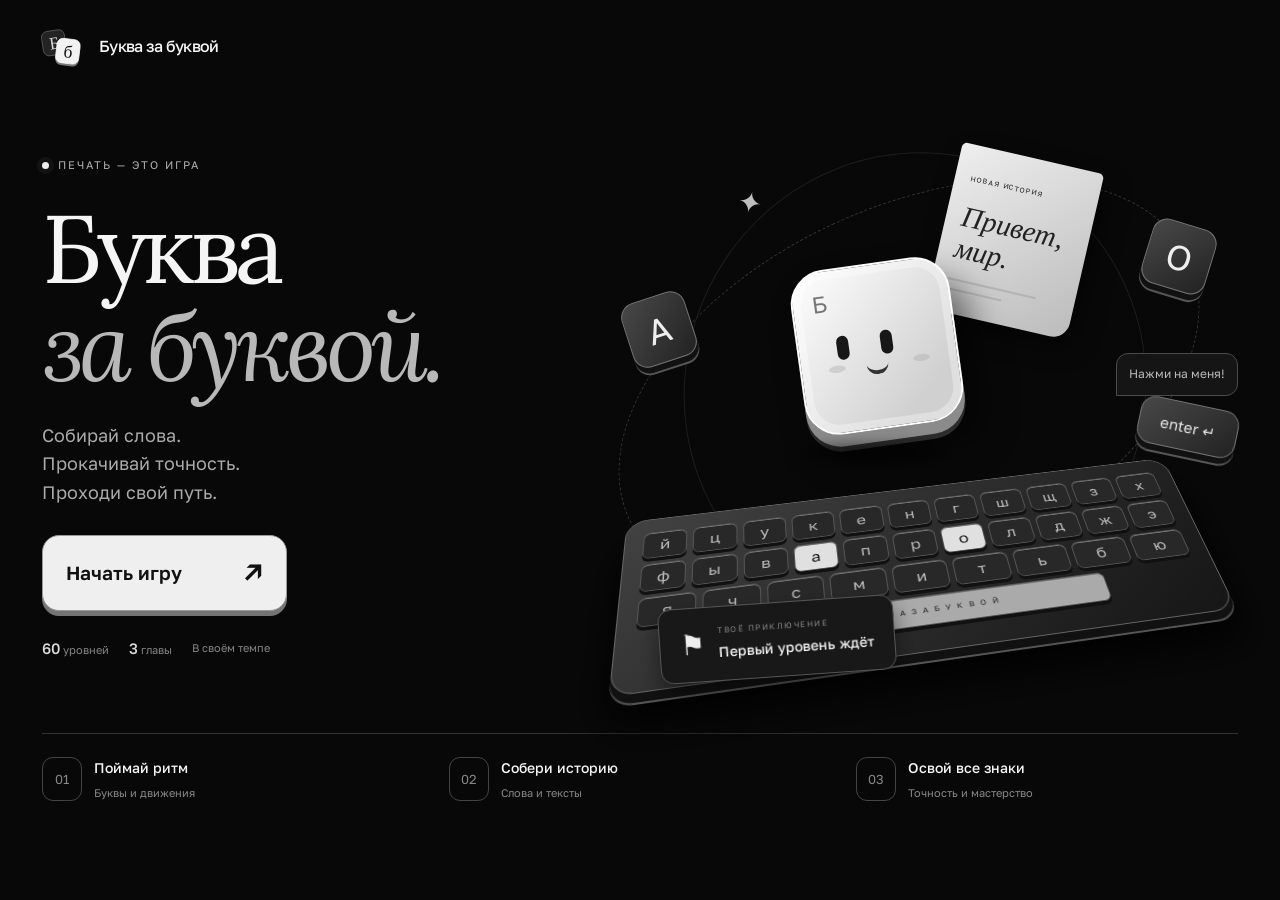
<file: index.html>
<!doctype html><html lang="ru"><head><meta charset="utf-8"><meta name="viewport" content="width=device-width,initial-scale=1"><title>Буква за буквой — тренажёр слепой печати на русском</title><meta name="description" content="Буква за буквой — бесплатный тренажёр слепой печати на русском языке. 60 заданий, крупные буквы, подсказки для пальцев, секундомер и статистика результатов."><link rel="canonical" href="https://ludonam.github.io/1Game2/"><link rel="stylesheet" href="style.css?v=9"><meta name="google-site-verification" content="vf21cOIBv75RmZdq2XQK0XrYcTpfyXjGR3hVkFxrdPk" /></head><body>
<header><a class="brand" href="#" aria-label="Буква за буквой — на главный экран"><span class="brand-mark" aria-hidden="true"><span class="brand-key">Б</span><span class="brand-key">б</span></span> <span>Буква за буквой<small>Учимся печатать легко</small></span></a><nav><button data-page="levels">Уровни</button><button data-page="stats">Мои результаты</button><button id="account">Войти</button></nav></header>
<main id="main"><h1>Буква за буквой — тренажёр слепой печати</h1><p>Учись печатать на русской клавиатуре в своём темпе. Бесплатный тренажёр предлагает 60 заданий: упражнения на буквы, простые тексты и тексты со знаками препинания. Крупные буквы, бегущая строка и подсказки для пальцев помогают заниматься с комфортом.</p><p>После занятия можно посмотреть время, точность, скорость печати и ошибки. Без входа результаты сохраняются в этом браузере.</p><noscript><p>Для запуска упражнений включи JavaScript в настройках браузера.</p></noscript></main><footer>Каждая буква — маленький шаг вперёд. Занимайся в своём темпе.</footer>
<dialog id="auth"><form id="authform"><h2 id="authtitle">Вход в аккаунт</h2><p id="authnote"></p><label>Логин<input name="login" autocomplete="username" required minlength="3" maxlength="32" pattern="[A-Za-z0-9_]+" title="Латинские буквы, цифры и знак подчёркивания"></label><label id="emailwrap" hidden>Почта<input name="email" type="email" autocomplete="email"></label><label>Пароль<input name="password" type="password" autocomplete="current-password" minlength="8" required></label><p id="authstatus" role="status"></p><button class="primary" type="submit">Продолжить</button><button type="button" id="switchauth">Создать аккаунт</button><button type="button" id="forgot">Забыли пароль?</button><button type="button" id="closeauth">Закрыть</button></form></dialog>
<script src="config.js?v=9"></script><script src="lessons.js?v=9"></script><script src="app.js?v=9"></script></body></html>
</file>
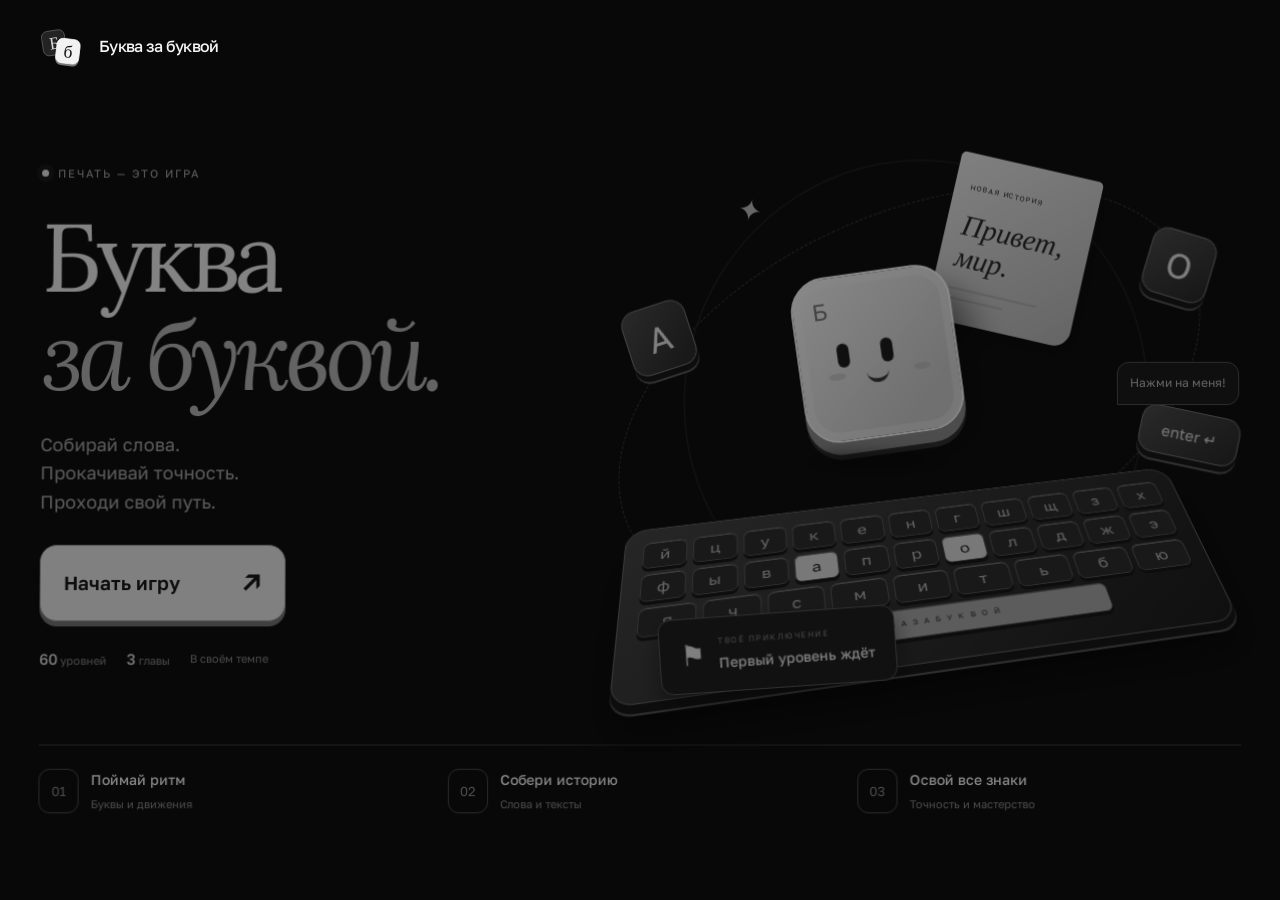
<file: game-variant.html>
<!doctype html><html lang="ru"><meta charset="utf-8"><title>Буква за буквой</title><meta http-equiv="refresh" content="0;url=./index.html"><p>Все возможности теперь на <a href="./index.html">главной странице</a>.</p></html>
</file>
<file: style.css>
@import url('https://fonts.googleapis.com/css2?family=Golos+Text:wght@400;500;600;700&family=Lora:ital,wght@0,400;1,400&display=swap');
:root{color-scheme:dark;--bg:#2c2c2c;--paper:#333333;--ink:#f1f1f1;--green:#d3d3d3;--muted:#c8c8c8;--line:#5f5f5f;--soft:#404040;--red:#ffb9b3;--gold:#d6d6d6;--font:'Golos Text','Trebuchet MS',sans-serif}*{box-sizing:border-box}body{margin:0;background:radial-gradient(ellipse at 78% 5%,#32323266,transparent 45%),var(--bg);color:var(--ink);font:18px/1.6 var(--font);-webkit-font-smoothing:antialiased}button,input,select{font:inherit}button{border:1px solid var(--line);border-radius:10px;padding:12px 20px;background:transparent;color:var(--ink);cursor:pointer;transition:background .2s,border-color .2s,transform .2s}button:hover{background:var(--soft);border-color:#9b9b9b}button:active{transform:translateY(1px)}button:focus-visible,a:focus-visible,input:focus-visible,select:focus-visible{outline:3px solid var(--gold);outline-offset:4px}button:disabled{opacity:.5;cursor:default}.primary{background:var(--green);color:#262626;border-color:var(--green);font-weight:600}.primary:hover{background:#e4e4e4;border-color:#e4e4e4}.text-button{border:0;padding-left:0;color:var(--muted)}header{max-width:1250px;margin:auto;padding:26px 38px;display:flex;align-items:center;justify-content:space-between;gap:20px;border-bottom:1px solid var(--line)}.brand{display:flex;gap:13px;align-items:center;color:var(--ink);text-decoration:none;font-size:23px;font-weight:500;letter-spacing:-.7px}.brand-mark{border:1px solid #808080;border-radius:12px;width:43px;height:43px;display:grid;place-content:center;font:27px 'Lora',Georgia,serif;color:var(--green);background:#3e3e3e}.brand small{display:block;font-size:11px;font-weight:400;letter-spacing:1.4px;color:var(--muted)}nav{display:flex;gap:9px;align-items:center}nav button{font-size:15px;border-color:transparent;padding:9px 14px;color:var(--muted)}nav button.selected{background:#474747;color:var(--green)}nav #account{border-color:var(--line);margin-left:12px}main{max-width:1180px;padding:0 32px;margin:45px auto;min-height:65vh}.eyebrow{font-size:11px;font-weight:500;letter-spacing:2.5px;color:var(--green);display:flex;align-items:center;gap:9px}.status-dot{width:6px;height:6px;border-radius:50%;background:var(--green);box-shadow:0 0 0 5px #d3d3d30c}h1{font:400 clamp(38px,4.8vw,62px)/1.23 'Lora',Georgia,serif;letter-spacing:-1.8px;margin:20px 0}h1 em{color:var(--green);font-weight:400}h2{font:400 27px/1.3 'Lora',Georgia,serif;letter-spacing:-.5px}h3{font-size:21px;font-weight:500;line-height:1.3}p{max-width:780px}.muted{color:var(--muted)}.hero{display:grid;grid-template-columns:1fr 340px;gap:30px;align-items:center;padding:14px 0 45px}.hero p{font-size:17px;line-height:1.8;margin-bottom:27px}.hero-actions{display:flex;align-items:center;gap:20px;flex-wrap:wrap}.hero-actions .primary{font-size:16px;padding:15px 23px}.hero-actions .primary span{margin-left:25px}.hero-note{font-size:12px;color:var(--muted)}.ornament{position:relative;height:300px;isolation:isolate}.orbit{position:absolute;inset:30px 25px;border:1px solid #5a5a5a55;border-radius:50%;transform:rotate(-35deg)}.o2{inset:63px -10px;transform:rotate(40deg)}.floating-key{position:absolute;display:grid;place-content:center;width:93px;height:100px;border-radius:20px;border:1px solid #727272;background:linear-gradient(150deg,#4e4e4e,#2b2b2b);box-shadow:0 8px 0 #151515,0 22px 40px #00000022,inset 0 1px #cfcfcf33;font:italic 49px 'Lora',Georgia,serif;color:#e7e7e7;transform:rotate(-14deg)}.fk1{top:42px;left:52px}.fk2{top:99px;left:173px;transform:rotate(12deg);background:linear-gradient(150deg,#515151,#2f2f2f);border-color:#727272;color:#e1e1e1}.fk3{top:168px;left:80px;width:73px;height:79px;font-size:38px;transform:rotate(-3deg);color:#c8c8c8;background:linear-gradient(150deg,#454545,#2b2b2b);border-color:#6b6b6b}.ornament-caption{position:absolute;right:0;bottom:0;font-size:11px;letter-spacing:.5px;color:var(--muted);text-align:right}.section-heading{display:flex;align-items:center;justify-content:space-between;gap:15px;margin:13px 0 20px}.section-heading h2{margin:0}.section-heading>span{font-size:13px;color:var(--muted)}.tabs{display:flex;gap:10px}.tabs button{display:flex;align-items:center;gap:12px;flex:1;justify-content:flex-start;text-align:left;font-size:15px;padding:17px 18px}.tab-number{font-size:12px;letter-spacing:1px;opacity:.6}.tabs small{margin-left:auto;font-size:11px;color:inherit;opacity:.65}.tabs .active{background:#484848;border-color:#9e9e9e;color:#ebebeb}.group-description{font-size:14px;color:var(--muted);margin:18px 0 24px}.grid{display:grid;grid-template-columns:repeat(3,minmax(0,1fr));gap:14px}.card{background:var(--paper);border:1px solid var(--line);border-radius:15px;padding:23px}.lesson-card{display:flex;flex-direction:column;align-items:stretch;text-align:left;min-height:193px;transition:transform .25s,background .25s,border-color .25s;animation:card-enter .45s both;animation-delay:calc(var(--order)*25ms)}.lesson-card:hover{background:#414141;border-color:#a4a4a4;transform:translateY(-4px)}.card-top{display:flex;align-items:center;justify-content:space-between}.number{font-size:12px;letter-spacing:2px;color:var(--muted)}.lesson-arrow{color:var(--green);font-size:20px}.lesson-card h3{margin:19px 0 9px}.lesson-detail{font-size:13px;color:var(--muted)}.lesson-bottom{margin-top:auto;padding-top:23px;display:flex;justify-content:space-between;font-size:11px;color:var(--muted);gap:10px}.lesson-bottom span{color:var(--green)}.completed{border-color:#858585}.completed .number{color:var(--green)}.storage-note{font-size:12px;color:var(--muted);margin-top:25px}.train-top{display:flex;justify-content:space-between;align-items:center;gap:15px;color:var(--muted);font-size:13px}.train-heading{display:flex;align-items:center;justify-content:space-between;gap:20px;margin:12px 0}.train-heading h1{font-size:38px;letter-spacing:-1px;margin:15px 0}.lesson-focus{font-size:15px;color:var(--green);letter-spacing:2px}.metrics{display:grid;grid-template-columns:repeat(4,minmax(0,1fr));gap:10px;margin:20px 0 28px}.metric{padding:13px 20px;border-left:1px solid var(--line)}.metric:first-child{border-left:0;padding-left:0}.metric strong{display:block;font-size:29px;line-height:1.2;font-weight:500;font-variant-numeric:tabular-nums}.metric span{font-size:12px;color:var(--muted)}.typing-card{background:var(--paper);border:1px solid var(--line);border-radius:18px;padding:22px 0 16px;overflow:hidden}.typing-meta{display:flex;justify-content:space-between;padding:0 25px;font-size:10px;color:var(--muted);letter-spacing:1.5px}.passage{font:500 48px/1.6 var(--font);position:relative;height:174px;overflow:hidden;cursor:text;outline-offset:-5px!important;white-space:nowrap;letter-spacing:1px;font-variant-ligatures:none}.track{position:absolute;left:26%;top:38px;display:flex;align-items:center;width:max-content;transition:transform .18s cubic-bezier(.22,.7,.25,1);will-change:transform}.glyph{display:inline-block;position:relative;white-space:pre;min-width:.38em;color:#ececec;transition:color .15s,background .15s}.glyph.done{color:#9f9f9f}.glyph.current{color:#f9f9f9;background:#d3d3d315;border-radius:5px}.caret-line{position:absolute;left:26%;top:38px;height:1.6em;width:2px;background:var(--green);z-index:2;box-shadow:0 0 13px #d3d3d340}.passage:after{content:'';position:absolute;inset:0;pointer-events:none;background:linear-gradient(90deg,var(--paper),transparent 12%,transparent 85%,var(--paper))}.wrong .current{color:#ffc1b6;background:#b1554530}.wrong .caret-line{background:var(--red)}.paused{position:absolute;inset:0;display:grid;place-content:center;font-size:26px;white-space:normal;z-index:4;background:var(--paper);color:var(--muted)}.is-paused .track,.is-paused .caret-line{visibility:hidden}progress{display:block;width:calc(100% - 50px);margin:0 25px;height:3px;border:0;background:#585858;accent-color:var(--green);border-radius:2px}progress::-webkit-progress-bar{background:#585858;border-radius:2px}progress::-webkit-progress-value{background:var(--green);border-radius:2px;transition:width .2s}progress::-moz-progress-bar{background:var(--green)}.input-note{font-size:13px;min-height:23px;margin:16px 25px 0;color:var(--muted)}.toolbar{display:flex;align-items:center;gap:10px;flex-wrap:wrap;margin:20px 0 26px}.toolbar button{font-size:14px}.font-control{margin:0 0 0 auto;display:flex;align-items:center;gap:8px;font-size:13px;color:var(--muted)}select{background:var(--paper);border:1px solid var(--line);border-radius:8px;padding:9px;color:var(--ink);font-size:13px}.keyboard{max-width:790px;margin:22px auto}.keyrow{display:flex;justify-content:center;gap:6px;margin:6px}.key{display:grid;place-content:center;width:48px;height:46px;background:#3a3a3a;border:1px solid #6f6f6f;border-bottom:3px solid #242424;border-radius:8px;font-size:19px;color:#dddddd;transition:background .1s,color .1s,transform .1s}.key.lit{background:var(--green);color:#262626;border-color:#b0b0b0;transform:translateY(2px)}.key.space{width:300px;font-size:12px}.key.shift{width:80px;font-size:12px}.finger{color:var(--green);text-align:center;font-size:14px;min-height:26px}.hands{display:flex;justify-content:center;gap:35px;margin:13px 0 0}.hand{display:flex;gap:5px;align-items:flex-end}.digit{border-radius:14px 14px 6px 6px;font-size:10px;padding:7px;min-width:36px;text-align:center;color:#c7c7c7;background:#464646;transition:background .15s}.digit.on{background:#c3c3c3;color:#262626}.hint{color:var(--muted);font-size:13px;min-height:20px}.notice{padding:16px 20px;border-left:3px solid var(--gold);background:#d6d6d60c;color:var(--gold);font-size:14px}.result{text-align:center;padding:24px 0}.result>.eyebrow{justify-content:center}.result h1{color:var(--green)}.result p{margin:20px auto;color:var(--muted)}.result .metrics{max-width:800px;margin:35px auto}.result button{margin:6px}.chart{width:100%;height:200px}.chart text{fill:var(--muted);font:12px var(--font)}.tablewrap{overflow:auto}table{width:100%;border-collapse:collapse;font-size:15px}td,th{padding:14px;text-align:left;border-bottom:1px solid var(--line)}th{color:var(--muted);font-weight:400}main>.card{margin-bottom:20px}dialog{max-width:470px;width:94%;background:var(--paper);color:var(--ink);border:1px solid #939393;border-radius:19px;padding:30px}dialog::backdrop{background:#1b1b1baa;backdrop-filter:blur(6px)}label{display:block;margin:14px 0;font-size:15px}input{display:block;width:100%;padding:12px;background:var(--bg);border:1px solid var(--line);border-radius:8px;color:var(--ink)}form button{margin:5px;font-size:14px}#authstatus{color:var(--gold);font-size:14px}#authnote{font-size:14px;color:var(--muted)}footer{max-width:1180px;margin:60px auto 0;padding:25px 32px 35px;border-top:1px solid var(--line);color:#bebebe;font-size:12px;text-align:center;letter-spacing:.5px}.page-enter{animation:page-enter .4s cubic-bezier(.2,.7,.3,1) both}@keyframes page-enter{from{opacity:0;transform:translateY(10px)}to{opacity:1;transform:translateY(0)}}@keyframes card-enter{from{opacity:0;transform:translateY(8px)}to{opacity:1;transform:translateY(0)}}[hidden]{display:none!important}@media(max-width:850px){header{padding:22px;flex-wrap:wrap}.brand{font-size:21px}main{padding:0 22px;margin-top:30px}.hero{grid-template-columns:1fr 230px;gap:10px}.ornament{transform:scale(.8);transform-origin:right center}.tabs button{font-size:13px;padding:13px 12px;gap:7px}.tabs small{display:none}.grid{grid-template-columns:repeat(2,minmax(0,1fr))}.section-heading h2{font-size:23px}.lesson-card{min-height:180px}.key{width:42px;height:42px}.train-top>span:last-child{display:none}}@media(max-width:580px){header{padding:18px 16px;gap:15px}nav{width:100%;justify-content:space-between}nav button{font-size:13px;padding:8px 10px}nav #account{margin-left:0}.hero{grid-template-columns:1fr;padding:8px 0 30px}.ornament{display:none}h1{font-size:38px;letter-spacing:-1px}.hero p{font-size:15px}.hero-note{font-size:11px}.section-heading h2{font-size:21px;max-width:200px}.section-heading>span{font-size:11px;white-space:nowrap}.tabs{gap:6px}.tabs button{flex-direction:column;align-items:flex-start;gap:2px;font-size:12px;padding:11px 10px}.grid{gap:10px}.lesson-card{padding:16px;min-height:185px}.lesson-card h3{font-size:18px}.lesson-detail{font-size:12px}.lesson-bottom{font-size:10px;flex-wrap:wrap}.metrics{gap:0}.metric{padding:10px}.metric strong{font-size:23px}.metric span{font-size:10px}.train-heading{display:block}.train-heading h1{font-size:30px}.lesson-focus{font-size:12px}.passage{height:160px}.track,.caret-line{left:23%;top:35px}.keyrow{gap:3px;margin:4px 0}.key{flex:1;width:auto;min-width:0;font-size:15px;height:37px;border-radius:5px}.key.shift{flex:1}.key.space{flex:4}.hands{gap:18px}.digit{padding:6px 4px;min-width:29px;font-size:9px}.font-control{margin-left:0;width:100%}.toolbar button{font-size:13px}main{padding:0 16px}.hero-actions{gap:13px}.result h1{font-size:37px}}@media(prefers-reduced-motion:reduce){*,*:before,*:after{animation:none!important;transition:none!important;scroll-behavior:auto!important}}

/* Compact composition and large, explicit actions for comfortable everyday use. */
body{background:var(--bg);font-size:17px}header{max-width:1120px;padding:19px 32px}.brand{font-size:22px}.brand small{font-size:12px;letter-spacing:.4px}.brand-mark{width:39px;height:39px;font-size:25px}nav button{font-size:17px;min-height:48px;padding:10px 16px}nav button.selected{border:1px solid #8c8c8c}main{max-width:1040px;margin:28px auto;min-height:0}.hero{display:block;padding:0 0 23px}.hero h1{font:400 35px/1.3 'Lora',Georgia,serif;letter-spacing:-.7px;margin:8px 0}.hero h1 em{font-style:normal;color:var(--ink)}.hero p{font-size:17px;margin:10px 0 19px}.hero-actions{gap:18px}.hero-actions .primary{font-size:20px;min-height:58px;padding:13px 27px}.hero-note{font-size:14px}.section-heading{margin:9px 0 17px}.section-heading h2{font:500 22px var(--font);letter-spacing:0}.section-heading>span{font-size:14px}.tabs{gap:10px}.tabs button{font-size:18px;min-height:57px;padding:13px 18px;gap:10px}.tabs small{font-size:13px}.group-description{font-size:15px;line-height:1.5;margin:15px 0 19px}.grid{grid-template-columns:repeat(2,minmax(0,1fr));gap:11px}.lesson-card{display:flex;flex-direction:row;align-items:center;gap:15px;min-height:91px;padding:17px 19px;animation-delay:0ms}.lesson-card:hover{transform:none;background:#414141}.level-badge{flex:none;display:grid;place-content:center;width:39px;height:39px;border:1px solid #7c7c7c;border-radius:10px;font-size:17px;color:var(--green)}.lesson-copy{display:flex;flex:1;flex-direction:column;gap:3px}.lesson-name{font-size:19px;font-weight:500;line-height:1.3}.lesson-detail{font-size:14px;line-height:1.4}.lesson-arrow{font-size:23px}.storage-note{font-size:13px;margin:21px 0 0}.train-top{padding:0;color:var(--muted);font-size:14px}.train-top .eyebrow{font-size:12px;letter-spacing:1px}.train-heading{margin:6px 0 0}.train-heading h1{font:500 29px/1.3 var(--font);letter-spacing:-.6px;margin:13px 0}.lesson-focus{font-size:15px}.metrics{margin:13px 0 20px}.metric{padding:8px 20px}.metric strong{font-size:25px}.metric span{font-size:14px}.typing-card{padding-top:17px;border-color:#7c7c7c}.typing-meta{font-size:12px;letter-spacing:.8px}.passage{height:150px}.track,.caret-line{top:28px}.input-note{font-size:15px;margin-top:14px}.toolbar{gap:12px;margin:18px 0 18px}.toolbar button{min-height:58px;padding:13px 23px;font-size:19px;font-weight:500}.toolbar #pause{min-width:175px;background:#d6d6d6;color:#2c2c2c;border-color:#d6d6d6}.toolbar #pause:hover{background:#e5e5e5}.control-secondary{background:#494949;border-color:#939393;color:#f9f9f9}.control-secondary:hover{background:#595959}.font-control{width:100%;margin:2px 0 0;justify-content:flex-end;font-size:14px}.font-control select{font-size:15px;padding:8px 12px}.keyboard{margin:16px auto 12px;max-width:740px}.keyrow{gap:6px;margin:5px}.key{height:40px;width:43px;font-size:19px}.key.space{width:275px;font-size:14px}.key.shift{font-size:13px}.finger{font-size:16px;min-height:25px}.hands{margin-top:10px;gap:26px}.digit{font-size:12px;padding:6px 8px;min-width:41px}.paused{font-size:24px;text-align:center;gap:8px;padding:16px}.paused strong{font-weight:500}.paused span{font-size:16px}.hint{font-size:14px;min-height:0}.result{padding:12px 0}.result h1{font-size:40px}.result button{font-size:19px;min-height:56px;padding:13px 25px}.result .primary{background:#d6d6d6;color:#2c2c2c;border-color:#d6d6d6}.result .metrics{margin:25px auto}footer{max-width:1040px;margin:31px auto 0;padding-top:18px;font-size:13px;letter-spacing:0}.page-enter{animation-duration:.25s}.lesson-card{animation-duration:.22s}
@media(max-width:850px){header{padding:18px 22px}.train-top{flex-wrap:wrap;gap:7px}.train-top>span:last-child{display:none}.tabs button{font-size:17px}.tabs small{display:block}.toolbar button{padding:13px 20px}.font-control{justify-content:flex-start}.lesson-card{padding:15px;gap:11px}}
@media(max-width:580px){header{padding:17px 16px;gap:12px}.brand{font-size:22px}nav{justify-content:flex-start;gap:10px}nav button{font-size:17px;padding:10px 17px}main{margin-top:21px}.hero h1{font-size:29px;line-height:1.3}.hero p{font-size:16px}.hero-actions .primary{width:100%;font-size:20px}.hero-actions{gap:9px}.hero-note{font-size:14px}.section-heading h2{font-size:20px;max-width:none}.section-heading>span{font-size:12px}.tabs{gap:6px}.tabs button{font-size:15px;flex-direction:column;align-items:center;justify-content:center;padding:11px 5px;line-height:1.3}.tabs small{margin:3px 0 0;font-size:12px}.grid{grid-template-columns:1fr;gap:9px}.lesson-card{min-height:78px;padding:13px 16px}.lesson-name{font-size:19px}.lesson-detail{font-size:14px}.lesson-copy{gap:2px}.level-badge{width:36px;height:36px}.train-heading h1{font-size:26px;margin-bottom:8px}.lesson-focus{font-size:13px}.metric{padding:7px 10px}.metric strong{font-size:23px}.metric span{font-size:12px}.typing-meta{font-size:11px;padding:0 16px}.input-note{font-size:14px;margin-left:16px;margin-right:16px}.toolbar{display:grid;grid-template-columns:1fr 1fr;gap:10px}.toolbar #pause{grid-column:1/-1;min-width:0}.toolbar button{min-height:57px;font-size:17px;padding:12px 10px}.font-control{grid-column:1/-1}.keyrow{gap:3px;margin:4px 0}.key{height:35px;font-size:16px;min-width:0}.key.space{width:auto}.key.shift{font-size:11px}.hands{gap:15px}.digit{font-size:10px;min-width:29px;padding:5px}.finger{font-size:14px}.paused span{font-size:14px}.result h1{font-size:32px}.result button{width:100%;margin:5px 0}.storage-note{font-size:12px}footer{font-size:12px}}

/* Black theme: quiet surfaces, clear controls, no floating text caret. */
:root{--bg:#080808;--paper:#141414;--ink:#f5f5f5;--green:#eeeeee;--muted:#bdbdbd;--line:#383838;--soft:#242424;--gold:#ffffff}
.brand-mark{position:relative;display:block;flex:none;width:54px;height:48px;border:0;border-radius:0;background:none;overflow:visible}.brand-key{position:absolute;display:grid;place-items:center;width:34px;height:36px;border-radius:9px;font:500 25px/1 Georgia,serif;letter-spacing:-1px}.brand-key:first-child{left:0;top:0;background:#232323;color:#d6d6d6;border:1px solid #666;transform:rotate(-9deg)}.brand-key:last-child{right:0;bottom:0;background:#f2f2f2;color:#111;border:1px solid #fff;box-shadow:0 3px 0 #777;transform:rotate(7deg)}
.primary,.toolbar #pause,.result .primary{background:#f0f0f0;color:#111;border-color:#f0f0f0}.primary:hover,.toolbar #pause:hover,.result .primary:hover{background:#fff;border-color:#fff}.control-secondary{background:#252525;color:#f5f5f5;border-color:#666}.control-secondary:hover{background:#333}.tabs .active,nav button.selected{background:#292929;color:#fff;border-color:#888}.lesson-card:hover{background:#202020}.typing-card{border-color:#494949}.key{background:#222;color:#eee;border-color:#555;border-bottom-color:#080808}.key.lit,.digit.on{background:#eee;color:#111;border-color:#fff}.digit{background:#2c2c2c;color:#ccc}.glyph{color:#f0f0f0}.glyph.done{color:#777}.glyph.current{color:#fff;background:transparent;border-radius:0;box-shadow:inset 0 -3px #eee}.wrong .current{color:#ffb9b3;background:#b1554530;box-shadow:inset 0 -3px #ffb9b3}.passage{cursor:default;caret-color:transparent}progress,progress::-webkit-progress-bar{background:#363636}

/* A quiet, sculptural entry. Only transforms and opacity are animated. */
header{border-bottom-color:#242424}.brand small{display:none}.brand{font-size:20px}.brand-mark{transform:scale(.85);transform-origin:left center;margin-right:-5px}nav button{border-radius:999px}main.home-view{max-width:1160px;margin:0 auto}.welcome{display:grid;grid-template-columns:1fr 1fr;align-items:center;gap:20px;min-height:570px;padding:38px 0 64px}.welcome h1{font:400 clamp(52px,6.6vw,86px)/1.07 'Lora',Georgia,serif;letter-spacing:-3px;margin:0 0 42px}.welcome h1 em{font-weight:400;color:#b9b9b9}.welcome-start{min-width:210px;min-height:62px;display:inline-flex;align-items:center;justify-content:space-between;gap:46px;padding:16px 25px;border-radius:16px;font-size:22px}.welcome-start span{font-size:27px}.welcome-art{position:relative;height:450px;perspective:1100px;isolation:isolate}.art-stage{position:absolute;inset:0;transform-style:preserve-3d;transform:rotateX(8deg) rotateY(-16deg) rotateZ(-7deg);animation:sculpture-arrive 1.15s cubic-bezier(.2,.7,.2,1) both}.art-board{position:absolute;left:4%;right:3%;top:47%;height:190px;border:1px solid #666;border-radius:24px;background:linear-gradient(145deg,#565656,#202020 80%);transform:rotateX(38deg);box-shadow:0 9px 0 #151515,0 11px 0 #404040,0 34px 38px #0009;padding:18px}.art-keys{display:flex;flex-direction:column;gap:8px}.art-row{display:flex;gap:8px;justify-content:center}.art-key{display:grid;place-items:center;flex:1;height:35px;border-radius:7px;background:linear-gradient(#3b3b3b,#292929);box-shadow:0 4px 0 #101010,inset 0 1px #777;border:1px solid #4e4e4e;font-size:20px;color:#eee}.art-space{width:57%;height:24px;border-radius:7px;background:#c8c8c8;box-shadow:0 4px 0 #555,inset 0 1px #fff}.art-paper{position:absolute;left:23%;top:3%;width:56%;height:250px;padding:26px;border-radius:4px 4px 20px 20px;background:linear-gradient(120deg,#faf9f6,#c9c7c1);color:#242424;transform:translateZ(-30px) rotateZ(9deg);box-shadow:8px 18px 38px #0006}.paper-caption{font-size:11px;letter-spacing:1px}.paper-letter{display:block;font:italic 100px/1.4 'Lora',Georgia,serif;letter-spacing:-10px}.paper-rule{display:block;width:100%;height:1px;background:#999;margin:12px 0}.paper-rule.short{width:63%}.loose-key{position:absolute;display:grid;place-items:center;width:76px;height:78px;border-radius:18px;color:#171717;background:linear-gradient(130deg,#fff,#b9b9b9);border:1px solid #eee;box-shadow:0 7px 0 #606060,0 21px 28px #0008;font:italic 43px 'Lora',Georgia,serif;transform:translateZ(40px) rotate(-14deg)}.loose-a{left:0;top:16%;animation:key-arrive .95s .12s both}.loose-o{right:-1%;top:9%;width:58px;height:60px;font-size:35px;transform:translateZ(20px) rotate(18deg);animation:key-arrive .95s .2s both}.art-orbit{position:absolute;left:0;right:0;top:21%;height:210px;border:1px solid #303030;border-radius:50%;transform:translateZ(-90px) rotate(-22deg);z-index:-1}.home-header nav{visibility:hidden;pointer-events:none}.home-footer{display:none}.page-enter{transform-origin:50% 12%;animation:screen-arrive .55s cubic-bezier(.2,.7,.2,1) both}.hero{padding-bottom:30px}.hero h1{font-size:36px}.tabs{padding:5px;background:#141414;border:1px solid #333;border-radius:18px}.tabs button{border-color:transparent;border-radius:12px}.tabs .active{background:#efefef;color:#141414;border-color:#efefef}.lesson-card{border-radius:16px;background:#111;border-color:#393939;padding:18px 20px;transition:background .18s,border-color .18s}.lesson-card:hover{background:#1b1b1b;border-color:#777}.level-badge{background:#222;border-color:#555;color:#eee}.lesson-name{font-weight:400}.lesson-arrow{color:#bbb}.completed .level-badge{background:#e1e1e1;color:#111}.typing-card{border-radius:22px;background:#141414}.toolbar button{border-radius:14px}.metric span{color:#bdbdbd}.storage-note{color:#bdbdbd}.welcome-art *{pointer-events:none}
@keyframes screen-arrive{from{opacity:0;transform:perspective(1200px) translateY(18px) rotateX(3deg)}to{opacity:1;transform:none}}@keyframes sculpture-arrive{from{opacity:0;transform:rotateX(18deg) rotateY(-30deg) rotateZ(-10deg) translateY(25px)}to{opacity:1;transform:rotateX(8deg) rotateY(-16deg) rotateZ(-7deg)}}@keyframes key-arrive{from{opacity:0;translate:0 -25px}to{opacity:1;translate:0 0}}
@media(max-width:850px){.welcome{min-height:510px;gap:0}.welcome h1{font-size:60px}.welcome-art{height:370px}.art-board{height:168px;padding:14px}.art-key{height:29px;font-size:16px}.art-row{gap:5px}.art-paper{height:220px;padding:20px}.paper-letter{font-size:82px}.loose-key{width:58px;height:60px;font-size:34px}.loose-o{width:48px;height:50px;font-size:29px}.home-header{flex-wrap:nowrap}.home-header nav{display:none}}
@media(max-width:580px){.welcome{grid-template-columns:1fr;padding:24px 0 35px;text-align:center;gap:0}.welcome-copy{display:contents}.welcome h1{font-size:53px;letter-spacing:-2px;margin:0;grid-row:1}.welcome-art{height:310px;max-width:355px;width:100%;margin:8px auto 16px;grid-row:2}.welcome-start{grid-row:3;justify-self:center;width:85%;max-width:320px}.art-paper{height:195px}.paper-letter{font-size:70px}.art-board{height:157px}.art-key{height:26px}.art-space{height:20px}.hero h1{font-size:29px}.tabs button{font-size:15px}.home-header{padding-top:18px}.art-stage{animation-duration:.7s}}
@media(prefers-reduced-motion:reduce){.art-stage,.loose-key,.page-enter{animation:none!important}.track{transition:none!important}}

/* Editorial cover and a deliberate exit-to-entry transition. */
.home-header{border-bottom:0}.home-header .brand>span:last-child{display:none}.home-header .brand-mark{transform:scale(1);margin:0}.home-view{overflow:hidden}.welcome{position:relative;min-height:610px;padding-bottom:95px}.welcome h1{font-size:clamp(56px,7.5vw,96px);letter-spacing:-4px}.welcome-start{width:76px;height:76px;min-width:76px;min-height:76px;border-radius:50%;padding:0;justify-content:center;border:1px solid #999;background:#efefef;transition:transform .25s,background .25s}.welcome-start:hover{transform:translateX(5px);background:#fff}.welcome-start:disabled{opacity:1}.entry-arrow{position:relative;width:27px;height:2px;background:#111}.entry-arrow:after{content:'';position:absolute;right:0;top:-6px;width:12px;height:12px;border-top:2px solid #111;border-right:2px solid #111;transform:rotate(45deg)}.paper-letter{padding-top:15px}.levels-reveal{animation:levels-unfold .7s cubic-bezier(.16,1,.3,1) both}.levels-reveal .lesson-card{animation:level-unfold .6s cubic-bezier(.16,1,.3,1) both;animation-delay:calc(90ms + var(--order)*28ms)}
@keyframes levels-unfold{from{opacity:0;transform:perspective(1400px) translateY(35px) rotateX(5deg) scale(.98)}to{opacity:1;transform:none}}@keyframes level-unfold{from{opacity:0;transform:translateY(18px)}to{opacity:1;transform:none}}
@media(max-width:580px){.welcome{min-height:0;padding:20px 0 40px}.welcome h1{font-size:58px;letter-spacing:-2px}.welcome-start{width:72px;height:72px;min-width:72px;min-height:72px}.welcome-copy{display:block}.welcome{display:flex;flex-direction:column}.welcome-copy{display:contents}.welcome h1{order:0}.welcome-art{order:1}.welcome-start{order:2}.home-header{padding-bottom:0}}
@media(prefers-reduced-motion:reduce){.levels-reveal,.levels-reveal .lesson-card{animation:none!important}.welcome-start:hover{transform:none}}
@media(prefers-reduced-motion:reduce){.levels-reveal{animation:quiet-reveal .35s ease-out both!important}.levels-reveal .lesson-card{animation:none!important}}@keyframes quiet-reveal{from{opacity:0}to{opacity:1}}


/* Learning progress: restrained monochrome cards and readable feedback. */
.lesson-card{min-height:158px;align-items:flex-start}.lesson-copy{min-width:0;gap:7px}.lesson-goal{font-size:12px;color:var(--muted)}.lesson-record{display:flex;flex-wrap:wrap;gap:5px 15px;padding-top:10px;border-top:1px solid var(--line);font-size:12px;color:var(--muted)}.lesson-record b{color:var(--ink);font-weight:500}.lesson-card .lesson-arrow{margin-top:8px}.result-review{text-align:left;outline:none}.result-review>.eyebrow{justify-content:flex-start}.result-review>p{margin-left:0}.result-review .metrics{max-width:none;margin:25px 0}.result-review h1{font-size:clamp(30px,4vw,46px)}.review-grid{display:grid;grid-template-columns:1fr 1fr;gap:16px;margin:26px 0}.review-card{background:var(--paper);border:1px solid var(--line);border-radius:16px;padding:25px}.review-label{font-size:11px;letter-spacing:1.8px;color:var(--muted)}.review-card h2{font-size:25px;margin:14px 0}.review-card p{font-size:15px;line-height:1.7;margin:15px 0}.review-card .hint{font-size:12px}.weak-keys{display:flex;gap:10px;flex-wrap:wrap}.weak-keys>div{display:flex;flex-direction:column;gap:6px}.weak-keys strong{font-size:27px;font-weight:500;border-bottom:2px solid #bbb;padding:4px 12px;width:max-content}.weak-keys span{font-size:11px;color:var(--muted)}.review-card button{font-size:14px;min-height:44px;padding:10px 14px;margin:5px 0}.result-actions{display:flex;gap:10px;flex-wrap:wrap}.result-actions button{margin:0;font-size:16px}kbd{display:inline-block;margin-left:12px;font:12px var(--font);opacity:.7}.result-review .result-actions .primary{display:flex;align-items:center;justify-content:space-between}@media(max-width:650px){.review-grid{grid-template-columns:1fr}.review-card{padding:20px}.lesson-card{min-height:145px}.result-actions{display:grid;grid-template-columns:1fr 1fr}.result-actions .primary{grid-column:1/-1}.result-actions button{font-size:14px}}

.transfer-panel{border:1px solid #444;border-radius:18px;padding:22px 25px;margin-bottom:32px;background:#161616}.transfer-panel h2{font-size:23px;margin:0 0 8px}.transfer-panel p{font-size:14px;color:var(--muted);margin:8px 0}.transfer-actions{display:flex;gap:10px;flex-wrap:wrap;margin-top:18px}.transfer-actions button,#import-preview button{font-size:15px;min-height:44px}#import-preview{border-top:1px solid #444;margin-top:18px;padding-top:15px}#import-preview button{margin:8px 8px 0 0}#transfer-status:empty{display:none}

/* Playful monochrome world, scoped to the alternate welcome screen. */
main.home-view{max-width:1280px;overflow:hidden;padding:0 42px 30px}.home-header{max-width:1280px;padding:22px 42px}.home-header .brand>span:last-child{display:block;font-size:16px}.home-header .brand-mark{transform:scale(.7);margin-right:-10px}.arcade-welcome{grid-template-columns:.9fr 1.1fr;min-height:640px;padding:25px 0 35px;gap:0}.arcade-tag{font-size:11px;letter-spacing:2px;color:#b0b0b0;display:flex;align-items:center;gap:9px;margin-bottom:25px}.arcade-tag>span{width:7px;height:7px;background:#eee;border-radius:50%;box-shadow:0 0 0 5px #ffffff0b}.arcade-welcome h1{font-size:clamp(60px,7.5vw,100px);letter-spacing:-5px;line-height:1.02;margin-bottom:26px}.arcade-welcome h1 em{font-style:italic;color:#b8b8b8}.arcade-intro{font-size:18px;line-height:1.6;color:#aaa;margin:0 0 28px}.arcade-welcome .welcome-start{width:245px;height:65px;min-width:0;border-radius:17px;justify-content:space-between;padding:0 23px;font-size:19px;box-shadow:0 5px 0 #747474}.arcade-welcome .welcome-start:hover{transform:translateY(-3px)}.arcade-welcome .welcome-start:active{transform:translateY(3px);box-shadow:0 2px 0 #747474}.arcade-meta{display:flex;gap:20px;font-size:11px;color:#858585;margin-top:25px;align-items:center}.arcade-meta b{font-size:15px;color:#ddd;font-weight:500}.arcade-art{height:560px;perspective:none}.arcade-art *{pointer-events:none}.arcade-art .key-character{pointer-events:auto}.arcade-orbit{position:absolute;border:1px dashed #353535;border-radius:50%;left:3%;top:14%;width:94%;height:65%;transform:rotate(-25deg)}.orbit-two{left:16%;top:4%;width:70%;height:85%;transform:rotate(24deg);border-style:solid;border-color:#1e1e1e}.character-wrap{position:absolute;left:33%;top:24%;z-index:5;width:170px;height:200px;animation:friend-float 5s ease-in-out infinite}.key-character{position:relative;width:160px;height:166px;border-radius:35px;background:linear-gradient(135deg,#fff,#d0d0d0 80%);border:2px solid #fff;color:#141414;box-shadow:0 12px 0 #8b8b8b,0 17px 0 #2c2c2c,15px 25px 35px #0008,inset 0 0 0 8px #ffffff50;transform:rotate(-8deg);padding:0;cursor:pointer}.key-character:hover{background:linear-gradient(135deg,#fff,#e6e6e6);border-color:#fff}.friend-label{position:absolute;left:19px;top:13px;font-size:23px;color:#777}.friend-eyes{position:absolute;top:66px;left:38px;display:flex;gap:32px}.friend-eyes i{display:block;width:12px;height:24px;background:#171717;border-radius:9px;animation:friend-blink 6s infinite}.friend-smile{position:absolute;top:95px;left:65px;width:22px;height:14px;border-bottom:4px solid #333;border-radius:0 0 20px 20px}.friend-cheek{position:absolute;top:95px;width:17px;height:7px;background:#aaa6;border-radius:50%}.cheek-left{left:27px}.cheek-right{right:27px}.friend-shadow{position:absolute;bottom:0;width:150px;height:18px;border-radius:50%;background:#0008;filter:blur(7px)}.game-keyboard{position:absolute;top:60%;left:7%;width:89%;padding:17px 18px 20px;border:1px solid #666;border-radius:22px;background:linear-gradient(140deg,#424242,#161616);transform:perspective(700px) rotateX(35deg) rotateZ(-9deg);box-shadow:0 9px 0 #111,0 11px 0 #555,0 32px 45px #000;z-index:4}.game-keyrow{display:flex;justify-content:center;gap:6px;margin-bottom:7px}.game-keyrow span{flex:1;display:grid;place-content:center;height:33px;border-radius:7px;background:#282828;border:1px solid #555;box-shadow:0 4px #111,inset 0 1px #777;color:#bbb;font-size:17px}.game-keyrow span.home-keylit{background:#e0e0e0;color:#151515;animation:key-glimmer 4s var(--delay) infinite}.game-keyrow .game-space{flex:0 1 65%;font-size:8px;letter-spacing:2px;background:#aaa;color:#222}.float-tile{position:absolute;display:grid;place-content:center;border-radius:15px;font-size:35px;background:linear-gradient(135deg,#484848,#222);border:1px solid #777;box-shadow:0 6px 0 #111,0 8px 0 #555;width:66px;height:67px;color:#eee;z-index:5}.tile-a{left:7%;top:30%;transform:rotate(-18deg);animation:letter-float 6s infinite}.tile-o{right:4%;top:17%;transform:rotate(17deg);animation:letter-float 5s 1s infinite}.tile-enter{right:0;top:49%;width:100px;height:48px;font-size:15px;transform:rotate(12deg)}.mini-sheet{position:absolute;right:23%;top:5%;width:145px;height:170px;background:linear-gradient(140deg,#eee,#bbb);border-radius:5px 5px 17px 5px;padding:16px;transform:rotate(13deg);box-shadow:8px 10px 25px #0007;color:#222}.mini-sheet>span{font-size:7px;letter-spacing:1px}.mini-sheet b{display:block;font:italic 29px/1.1 Georgia,serif;margin:14px 0}.mini-sheet i{display:block;width:80%;height:2px;background:#8885;margin:8px 0}.mini-sheet i:last-child{width:50%}.pixel-star{position:absolute;color:#bfbfbf;font-size:29px}.star-one{left:24%;top:9%;transform:rotate(12deg)}.star-two{right:9%;bottom:12%;font-size:21px}.level-ticket{position:absolute;z-index:6;bottom:2%;left:12%;display:flex;gap:13px;align-items:center;padding:14px 20px;background:#181818;border:1px solid #555;border-radius:13px;transform:rotate(-4deg);box-shadow:0 12px 22px #0007}.ticket-icon{font-size:28px;color:#eee}.level-ticket small{display:block;color:#888;font-size:8px;letter-spacing:1.5px}.level-ticket strong{display:block;font-size:14px;font-weight:500;margin-top:4px}.friend-speech{position:absolute;top:38%;right:0;max-width:145px;font-size:12px;line-height:1.4;color:#bbb;padding:12px;border:1px solid #4b4b4b;background:#151515;border-radius:12px 12px 12px 0;z-index:7}.chapter-strip{display:grid;grid-template-columns:repeat(3,1fr);border-top:1px solid #333;padding:23px 0;gap:25px}.chapter-strip>div{display:grid;grid-template-columns:40px 1fr;column-gap:12px}.chapter-strip span{grid-row:1/3;border:1px solid #444;border-radius:11px;display:grid;place-content:center;font-size:13px;color:#888}.chapter-strip b{font-size:14px;font-weight:500}.chapter-strip small{font-size:11px;color:#888;margin-top:4px}@keyframes friend-float{50%{translate:0 -12px}}@keyframes friend-blink{0%,43%,48%,100%{scale:1 1}45%{scale:1 .12}}@keyframes letter-float{50%{translate:0 -13px}}@keyframes key-glimmer{50%{background:#fff;box-shadow:0 4px #777,0 0 10px #ffffff22}}@media(max-width:900px){main.home-view{padding:0 24px}.arcade-welcome h1{font-size:68px}.arcade-art{transform:scale(.85);transform-origin:center right}.arcade-welcome{min-height:580px}.arcade-meta{gap:12px}.friend-speech{right:-15px}.character-wrap{left:28%}}@media(max-width:620px){.home-header{padding:16px 22px}.home-header .brand>span:last-child{font-size:14px}.arcade-welcome{display:flex;flex-direction:column;gap:0;min-height:0;padding:20px 0}.arcade-welcome .welcome-copy{display:flex;flex-direction:column;align-items:center}.arcade-tag{font-size:9px;margin:0 0 20px}.arcade-welcome h1{font-size:64px;letter-spacing:-3px;text-align:center;margin:0 0 18px}.arcade-intro{font-size:14px;text-align:center;margin-bottom:22px}.arcade-intro br{display:none}.arcade-intro{max-width:250px}.arcade-welcome .welcome-start{order:0;height:58px;width:240px}.arcade-meta{order:0;margin-top:19px}.arcade-art{width:360px;max-width:100%;height:400px;transform:none;margin:22px 0 5px}.character-wrap{scale:.74;transform-origin:top left;left:35%;top:26%}.mini-sheet{scale:.78;transform-origin:top right;right:23%}.float-tile{scale:.8}.friend-speech{top:42%;right:0;font-size:10px;max-width:112px;padding:9px}.game-keyboard{padding:12px;left:3%;width:94%}.game-keyrow{gap:4px}.game-keyrow span{height:25px;font-size:12px}.game-keyrow .game-space{font-size:5px}.level-ticket{bottom:0;left:8%;padding:10px 13px}.level-ticket strong{font-size:11px}.level-ticket small{font-size:7px}.chapter-strip{grid-template-columns:1fr;gap:18px;width:100%;padding:25px 5px}.tile-enter{right:-2%;top:61%}.star-two{display:none}}@media(prefers-reduced-motion:reduce){.character-wrap,.friend-eyes i,.float-tile,.game-keyrow span{animation:none!important}.arcade-welcome .welcome-start:hover{transform:none}}

.reset-zone{margin:0 0 24px;padding:24px;border:1px solid #854949;border-radius:16px;background:#211414;display:flex;align-items:center;gap:25px;justify-content:space-between}.reset-zone h2{font-size:23px;margin:0 0 12px}.reset-zone p{font-size:14px;line-height:1.6;margin:8px 0;color:#d5baba}.reset-zone .reset-warning{color:#ffc4bf}.danger-outline{color:#ffc4bf;border:2px solid #bc6760;background:#321b1b;flex-shrink:0;font-size:15px}.danger-outline:hover{background:#4a2525;border-color:#ecaaa4}.danger-solid{background:#a9322b;color:#fff;border-color:#d76c65}.danger-solid:hover{background:#bf3c34}.danger-solid:disabled{background:#392323;border-color:#68504e;color:#b8a3a1;opacity:1;cursor:not-allowed}#reset-dialog{max-width:550px;border-color:#9b5650}#reset-description{font-size:15px}#reset-description strong{color:#ffc4bf}.reset-actions{display:flex;flex-wrap:wrap;gap:10px;margin-top:20px}#reset-error{font-size:13px;color:#ffc4bf}.reset-actions button{margin:0;min-height:44px}#reset-backup{font-size:14px;margin:4px 0 12px}@media(max-width:650px){.reset-zone{display:block;padding:20px}.reset-zone>button{margin-top:18px;width:100%}.reset-actions button{width:100%}}
</file>
